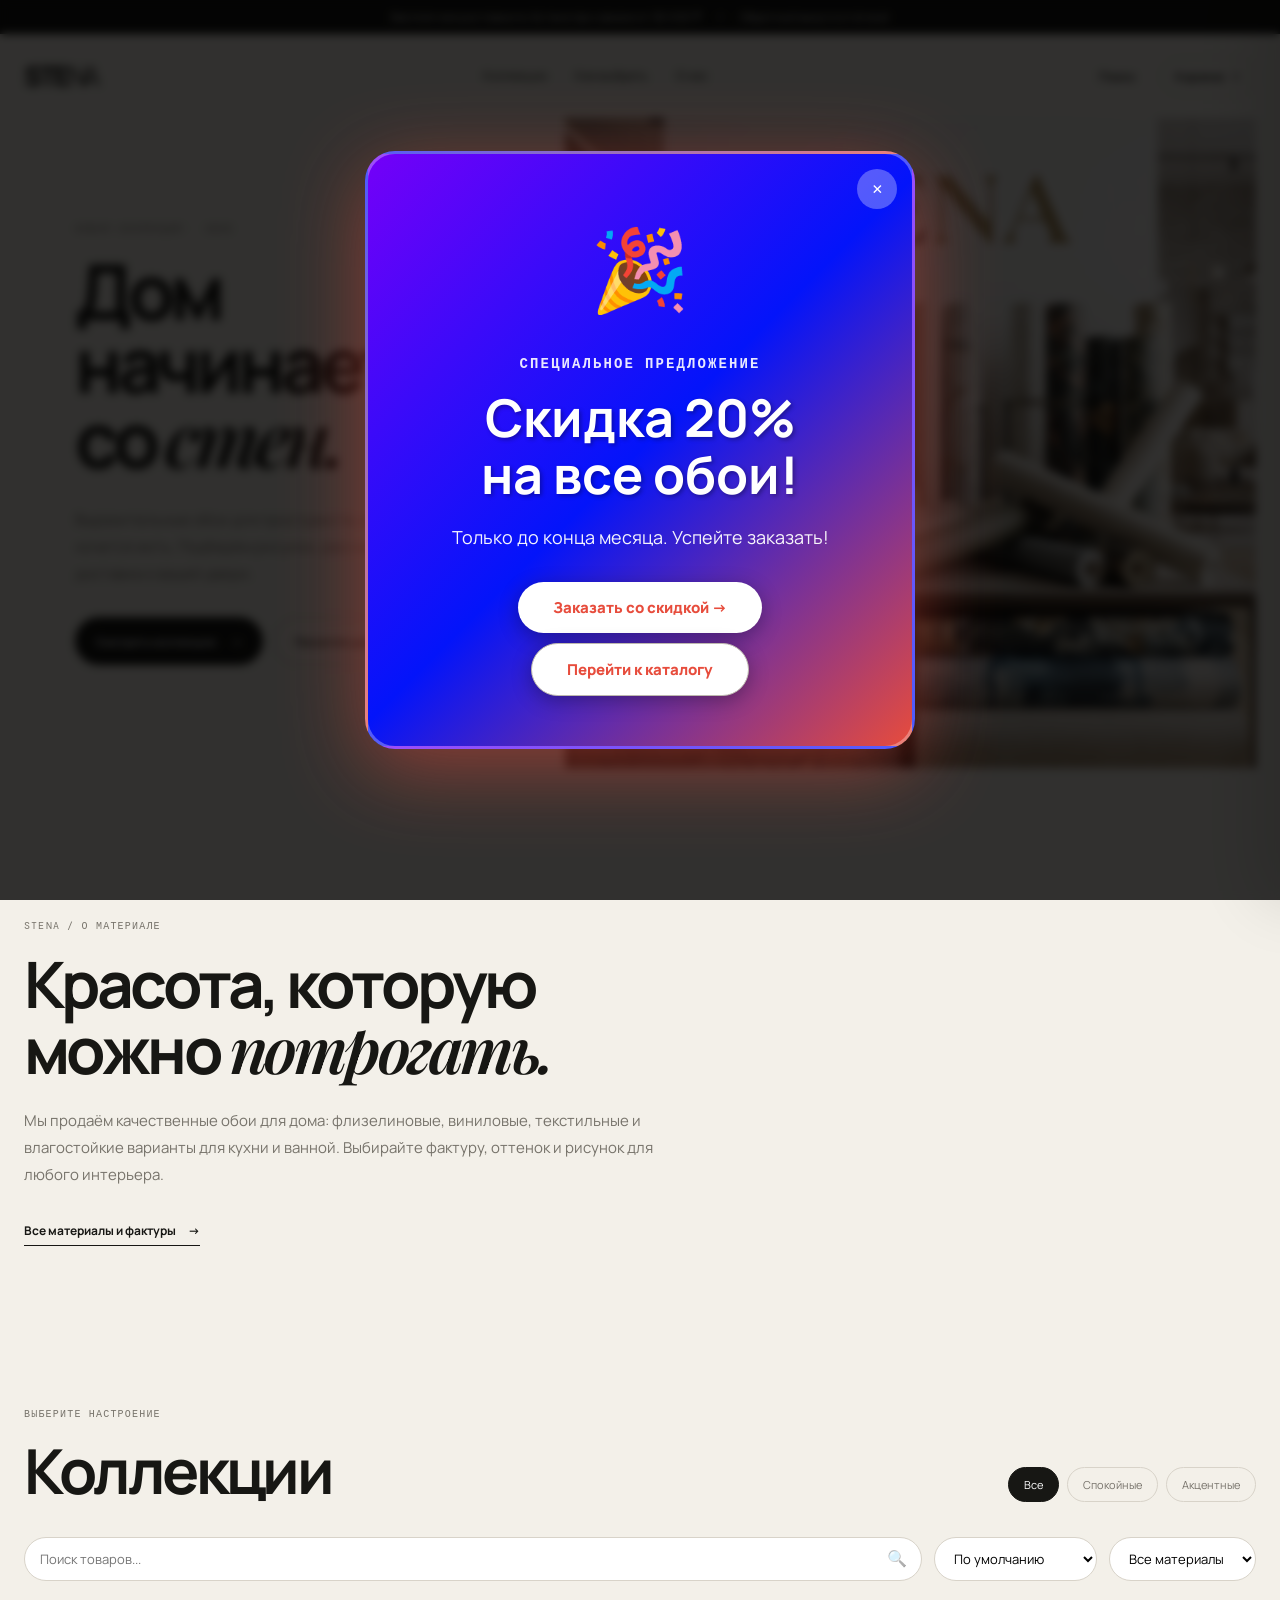
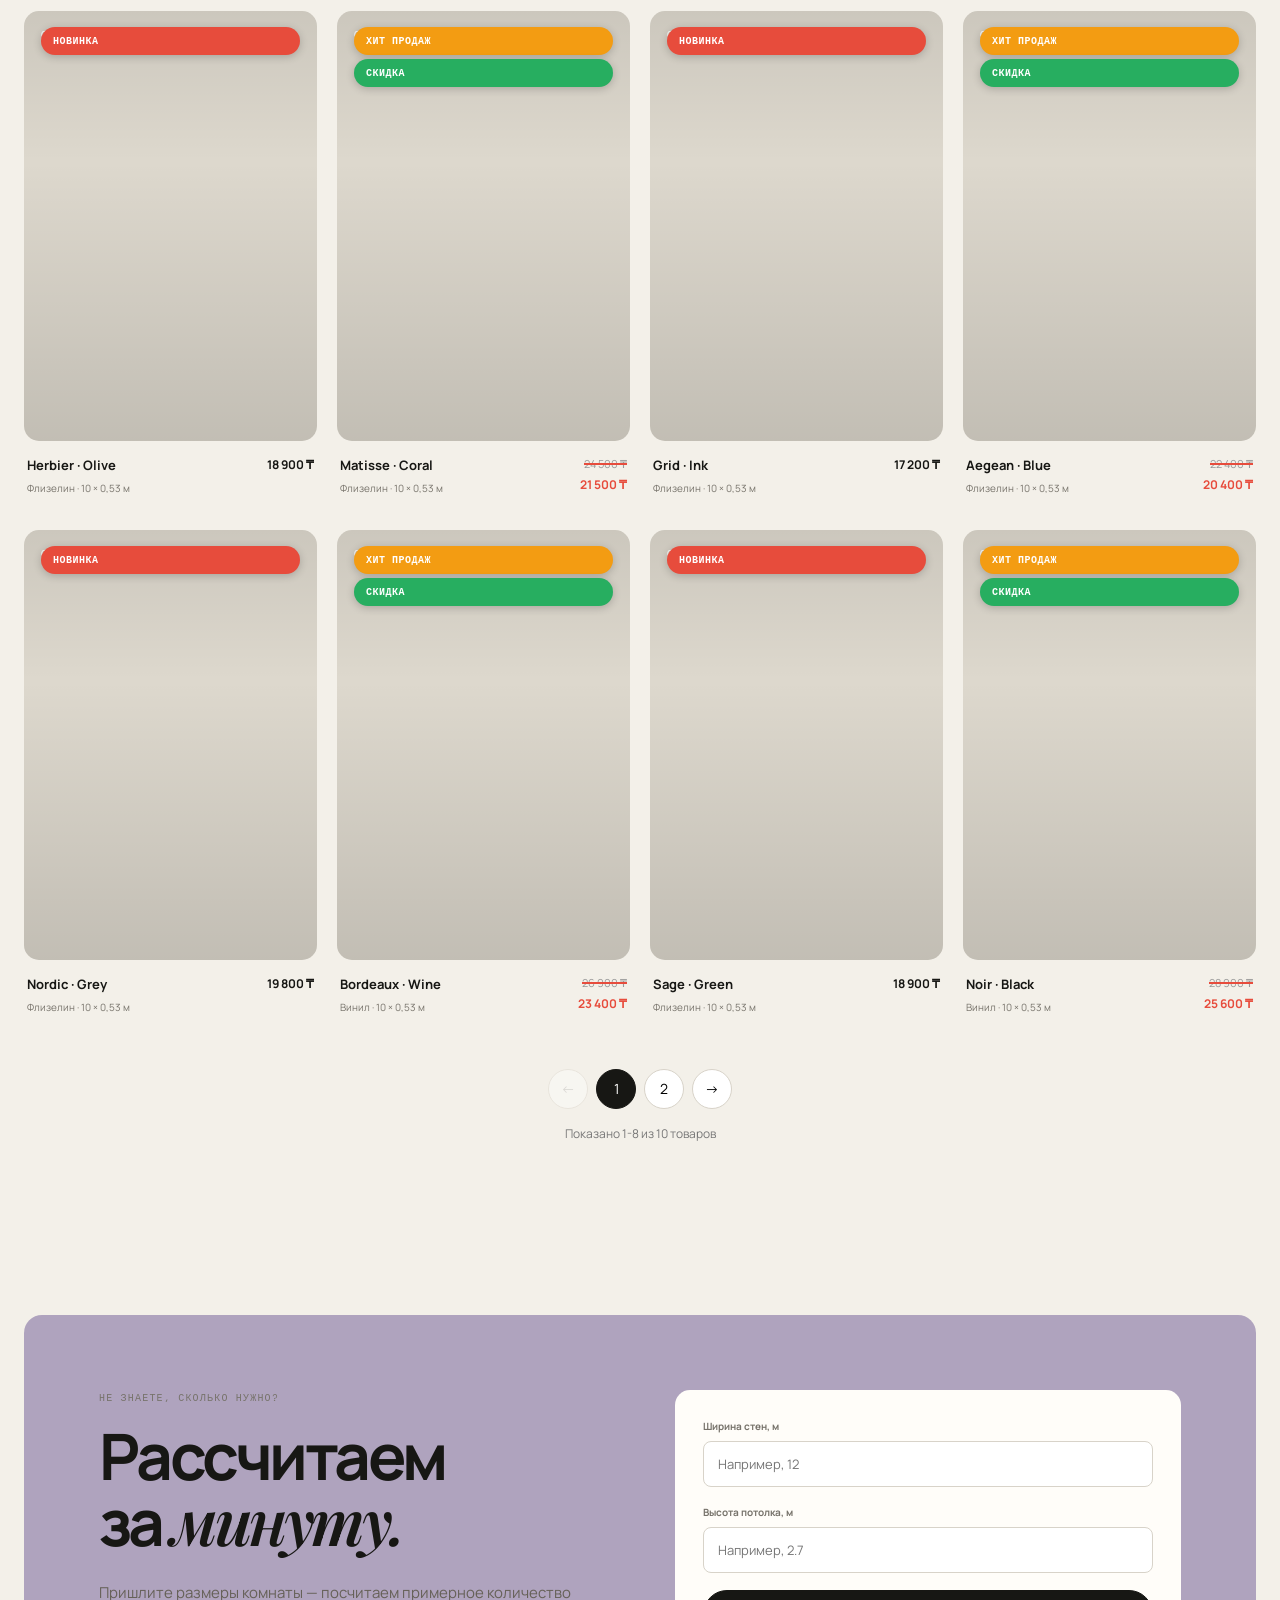
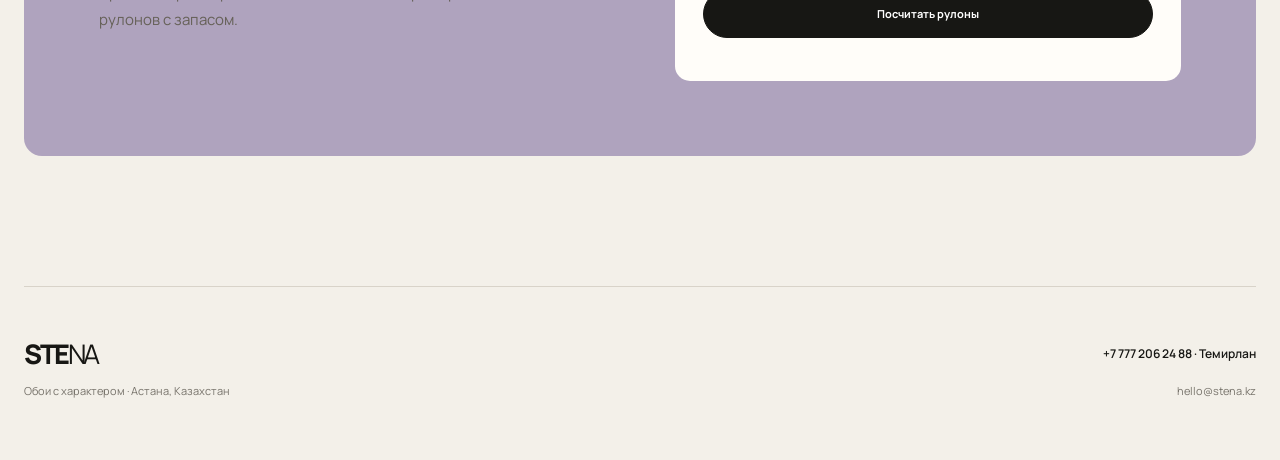
<file: index.html>
<!doctype html>
<html lang="ru">
<head>
  <meta charset="UTF-8">
  <meta name="viewport" content="width=device-width, initial-scale=1.0">

  <title>STENA — обои для дома</title>

  <link rel="preconnect" href="https://fonts.googleapis.com">
  <link rel="preconnect" href="https://fonts.gstatic.com" crossorigin>

  <link
    href="https://fonts.googleapis.com/css2?family=DM+Mono&family=Manrope:wght@400;500;600;700;800&family=Playfair+Display:ital,wght@0,600;0,700;1,600&display=swap"
    rel="stylesheet"
  >

  <link rel="stylesheet" href="styles.css">
  <link rel="stylesheet" href="hero.css">
  <link rel="stylesheet" href="responsive.css">
  <link rel="stylesheet" href="product-modal.css">

</head>

<body>

  <div class="announcement">
    Бесплатная доставка по Астане при заказе от 50 000 ₸
    <span>✦</span>
    Обратный выкуп остатков!
  </div>

  <header>

    <a class="brand" href="#top">
      STE<span>NA</span>
    </a>

    <nav aria-label="Основная навигация">
      <a href="#catalog">Коллекции</a>
      <a href="#how">Как выбрать</a>
      <a href="#about">О нас</a>
    </nav>

    <div class="header-actions">

      <button
        class="text-button"
        id="searchButton"
        type="button">
        Поиск
      </button>

      <button
        class="bag"
        id="cartButton"
        type="button"
        aria-label="Открыть корзину">

        Корзина
        <span id="cartCount">0</span>

      </button>

    </div>

  </header>


  <main id="top">

    <!-- HERO -->

    <section class="hero">

      <div class="hero-copy">

        <p class="eyebrow">
          Новая коллекция · 2026
        </p>

        <h1>
          Дом начинается<br>
          со <em>стен.</em>
        </h1>

        <p class="lead">
          Выразительные обои для пространств, в которых хочется жить.
          Подберём рисунок, рассчитаем метраж, доставим к вашей двери.
        </p>

        <div class="hero-buttons">

          <a
            class="button dark"
            href="#catalog">

            Смотреть коллекцию
            <span>→</span>

          </a>

          <a
            class="button line"
            href="#how">

            Посчитать расход рулонов

          </a>

        </div>

      </div>


      <div
        class="hero-art"
        role="img"
        aria-label="Шоурум STENA">
      </div>

    </section>


    <!-- О НАС -->

    <section
      class="intro"
      id="about">

      <p class="eyebrow">
        STENA / о материале
      </p>

      <h2>
        Красота, которую<br>
        можно <em>потрогать.</em>
      </h2>

      <p>
        Мы продаём качественные обои для дома:
        флизелиновые, виниловые, текстильные
        и влагостойкие варианты для кухни и ванной.
        Выбирайте фактуру, оттенок и рисунок
        для любого интерьера.
      </p>

      <a
        href="#catalog"
        class="underlink">

        Все материалы и фактуры
        <span>→</span>

      </a>

    </section>


    <!-- КАТАЛОГ -->

    <section
      class="catalog"
      id="catalog">

      <div class="section-head">

        <div>

          <p class="eyebrow">
            Выберите настроение
          </p>

          <h2>
            Коллекции
          </h2>

        </div>


        <div class="filters">

          <button
            class="filter active"
            type="button"
            data-filter="all">

            Все

          </button>

          <button
            class="filter"
            type="button"
            data-filter="calm">

            Спокойные

          </button>

          <button
            class="filter"
            type="button"
            data-filter="bold">

            Акцентные

          </button>

        </div>

      </div>


      <div class="products">


        <!-- ТОВАР 1 -->

        <article
          class="product"
          data-kind="calm"
          data-description="Спокойные оливковые обои с растительным рисунком. Подойдут для спальни, гостиной или кабинета."
          data-material="Флизелин"
          data-size="10 × 0,53 м">

          <div class="product-art wallpaper-garden">

            <span>
              01
            </span>

            <button
              class="quick-add"
              type="button"
              data-name="Herbier · Olive"
              data-price="18900">

              В корзину +

            </button>

          </div>


          <div class="product-info">

            <div>

              <h3>
                Herbier · Olive
              </h3>

              <p>
                Флизелин · 10 × 0,53 м
              </p>

            </div>

            <strong>
              18 900 ₸
            </strong>

          </div>

        </article>


        <!-- ТОВАР 2 -->

        <article
          class="product"
          data-kind="bold"
          data-description="Выразительные коралловые обои с современным художественным рисунком."
          data-material="Флизелин"
          data-size="10 × 0,53 м">

          <div class="product-art wallpaper-coral">

            <span>
              02
            </span>

            <button
              class="quick-add"
              type="button"
              data-name="Matisse · Coral"
              data-price="21500">

              В корзину +

            </button>

          </div>


          <div class="product-info">

            <div>

              <h3>
                Matisse · Coral
              </h3>

              <p>
                Флизелин · 10 × 0,53 м
              </p>

            </div>

            <strong>
              21 500 ₸
            </strong>

          </div>

        </article>


        <!-- ТОВАР 3 -->

        <article
          class="product"
          data-kind="calm"
          data-description="Минималистичные обои с графическим рисунком. Хорошо смотрятся в современных интерьерах."
          data-material="Флизелин"
          data-size="10 × 0,53 м">

          <div class="product-art wallpaper-grid">

            <span>
              03
            </span>

            <button
              class="quick-add"
              type="button"
              data-name="Grid · Ink"
              data-price="17200">

              В корзину +

            </button>

          </div>


          <div class="product-info">

            <div>

              <h3>
                Grid · Ink
              </h3>

              <p>
                Флизелин · 10 × 0,53 м
              </p>

            </div>

            <strong>
              17 200 ₸
            </strong>

          </div>

        </article>


        <!-- ТОВАР 4 -->

        <article
          class="product"
          data-kind="bold"
          data-description="Глубокий синий оттенок и волнообразный рисунок для создания выразительной стены."
          data-material="Флизелин"
          data-size="10 × 0,53 м">

          <div class="product-art wallpaper-wave">

            <span>
              04
            </span>

            <button
              class="quick-add"
              type="button"
              data-name="Aegean · Blue"
              data-price="20400">

              В корзину +

            </button>

          </div>


          <div class="product-info">

            <div>

              <h3>
                Aegean · Blue
              </h3>

              <p>
                Флизелин · 10 × 0,53 м
              </p>

            </div>

            <strong>
              20 400 ₸
            </strong>

          </div>

        </article>

      </div>

    </section>


    <!-- КАЛЬКУЛЯТОР -->

    <section
      class="measure"
      id="how">

      <div>

        <p class="eyebrow">
          Не знаете, сколько нужно?
        </p>

        <h2>
          Рассчитаем<br>
          за <em>минуту.</em>
        </h2>

        <p>
          Пришлите размеры комнаты — посчитаем
          примерное количество рулонов с запасом.
        </p>

      </div>


      <form
        class="calculator"
        id="calculator">

        <label>

          Ширина стен, м

          <input
            required
            type="number"
            step="0.1"
            min="1"
            name="width"
            placeholder="Например, 12">

        </label>


        <label>

          Высота потолка, м

          <input
            required
            type="number"
            step="0.1"
            min="1"
            name="height"
            placeholder="Например, 2.7">

        </label>


        <button
          class="button light"
          type="submit">

          Посчитать рулоны

        </button>


        <p
          id="calcResult"
          aria-live="polite">
        </p>

      </form>

    </section>

  </main>


  <!-- FOOTER -->

  <footer>

    <a
      class="brand"
      href="#top">

      STE<span>NA</span>

    </a>

    <p>
      Обои с характером · Астана, Казахстан
    </p>

    <p>
      +7 777 206 24 88 · Темирлан
    </p>

    <a href="mailto:hello@stena.kz">
      hello@stena.kz
    </a>

  </footer>


  <!-- КОРЗИНА -->

  <aside
    class="cart-panel"
    id="cartPanel"
    aria-hidden="true">

    <div class="cart-top">

      <h2>
        Корзина
      </h2>

      <button
        id="closeCart"
        type="button"
        aria-label="Закрыть">

        ×

      </button>

    </div>


    <div id="cartItems">

      <p class="empty">

        Здесь пока пусто.<br>
        Выберите обои из коллекции.

      </p>

    </div>


    <div class="cart-bottom">

      <div>

        <span>
          Итого
        </span>

        <strong id="cartTotal">
          0 ₸
        </strong>

      </div>


      <button
        class="button dark full"
        id="checkoutWhatsApp"
        type="button"
      >
        Оформить заказ <span>→</span>
      </button>

    </div>

  </aside>


  <div
    class="overlay"
    id="overlay">
  </div>


  <!-- ПЛАВАЮЩАЯ РЕКЛАМА -->

  <div class="floating-ad" id="floatingAd">
    <button class="floating-ad-close" aria-label="Закрыть рекламу">×</button>
    <div class="floating-ad-icon">🔥</div>
    <p class="eyebrow">Реклама</p>
    <strong>Скидка 20%!</strong>
    <p>На все обои до конца месяца</p>
    <div class="floating-ad-buttons">
      <button class="button dark small ad-order-btn" data-ad-title="Скидка 20% на все обои" data-ad-discount="🔥 -20%">Заказать →</button>
      <button class="button line small ad-catalog-btn">Каталог</button>
    </div>
  </div>


  <!-- ПОЛНОЭКРАННАЯ РЕКЛАМА -->

  <div class="fullscreen-ad" id="fullscreenAd">
    <div class="fullscreen-ad-content">
      <button class="fullscreen-ad-close" aria-label="Закрыть рекламу">×</button>
      <div class="fullscreen-ad-icon">🎉</div>
      <p class="eyebrow">Специальное предложение</p>
      <h2>Скидка 20%<br>на все обои!</h2>
      <p>Только до конца месяца. Успейте заказать!</p>
      <div class="fullscreen-ad-buttons">
        <button class="button dark ad-order-btn" data-ad-title="Скидка 20% на все обои" data-ad-discount="🔥 -20%">Заказать со скидкой →</button>
        <button class="button line ad-catalog-btn">Перейти к каталогу</button>
      </div>
    </div>
  </div>


  <script src="supabase-config.js"></script>
  <script src="public-admin.js"></script>
  <script src="public-photo.js"></script>
  <script src="supabase-sync.js"></script>
  <script src="product-modal.js"></script>
  <script src="script.js"></script>

</body>
</html>
</file>
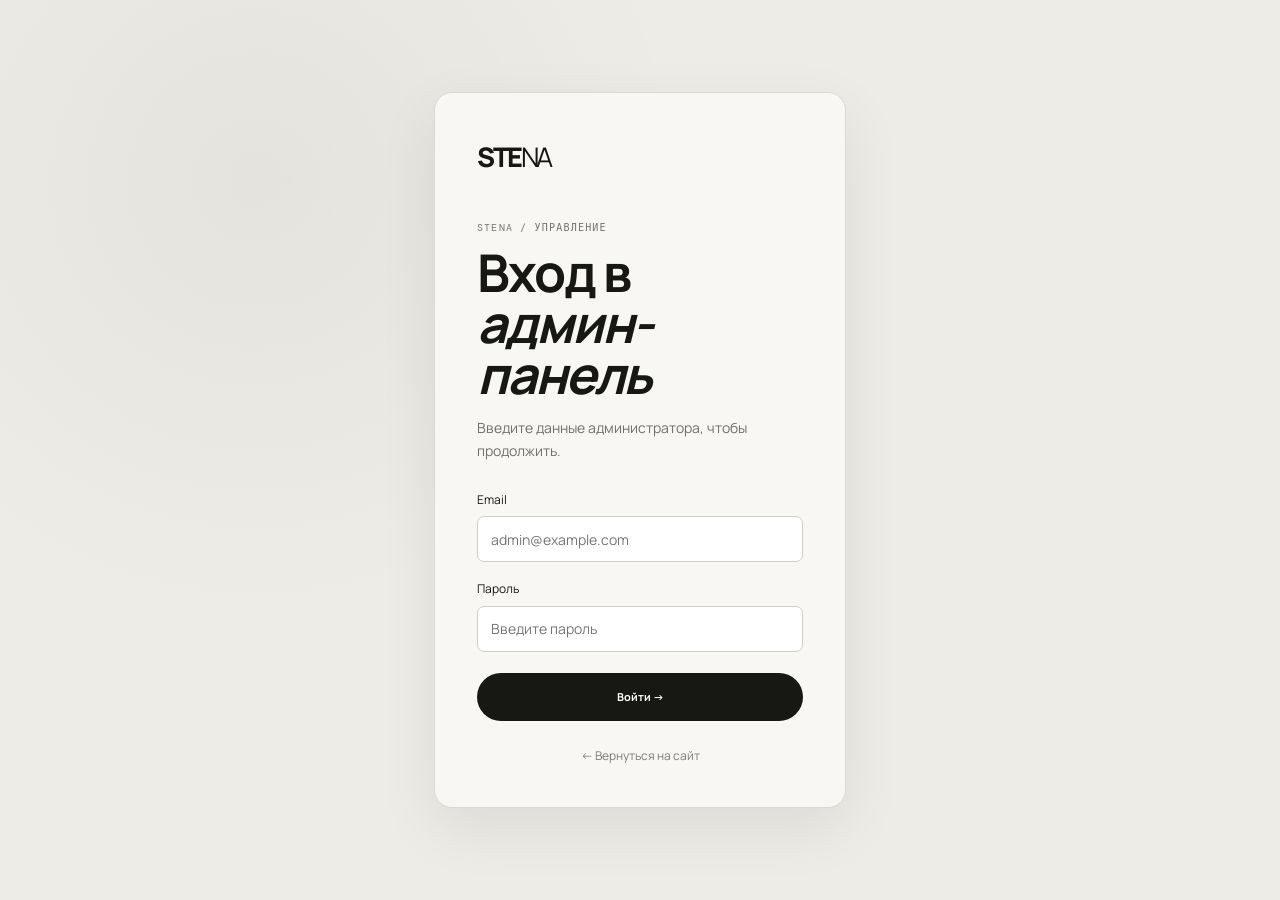
<file: admin.html>
<!doctype html>
<html lang="ru">

<head>
  <meta charset="UTF-8">

  <meta
    name="viewport"
    content="width=device-width, initial-scale=1.0"
  >

  <title>STENA — Админ-панель</title>

  <link rel="stylesheet" href="styles.css">
  <link rel="stylesheet" href="admin.css">
</head>

<body>

  <header class="admin-header">

    <a
      class="brand"
      href="index.html"
    >
      STE<span>NA</span>
    </a>

    <div class="admin-header-right">

      <span class="admin-status">
        Панель управления
      </span>

      <a
        class="button line"
        href="index.html"
      >
        К сайту →
      </a>

      <button
        class="button line"
        id="logoutButton"
        type="button"
      >
        Выйти
      </button>

    </div>

  </header>


  <main class="admin">

    <div class="admin-heading">

      <div>
        <p class="eyebrow">
          STENA / управление
        </p>

        <h1>
          Админ-<em>панель</em>
        </h1>

        <p class="admin-note">
          Управление каталогом и настройками магазина.
        </p>
      </div>

    </div>


    <!-- НАВИГАЦИЯ -->

    <nav class="admin-nav">

  <button
    class="admin-nav-item active"
    data-section="catalog"
    type="button"
  >
    Каталог
  </button>

  <button
    class="admin-nav-item"
    data-section="settings"
    type="button"
  >
    Настройки
  </button>

</nav>


    <!-- =====================
         КАТАЛОГ
    ====================== -->

    <section
      class="admin-section active"
      id="section-catalog"
    >

      <div class="section-title">

        <div>
          <p class="eyebrow">
            Магазин
          </p>

          <h2>
            Каталог товаров
          </h2>
        </div>

      </div>


      <div
        id="productEditor"
        class="product-editor"
      >
      </div>


      <div class="catalog-actions">

        <button
          class="button dark"
          id="addProduct"
          type="button"
        >
          Добавить товар +
        </button>

        <button
          class="button dark"
          id="saveProducts"
          type="button"
        >
          Сохранить каталог →
      </button>

</div>

    </section>

    
    <!-- =====================
         НАСТРОЙКИ
    ====================== -->

    <section
      class="admin-section"
      id="section-settings"
    >

      <div class="section-title">

        <div>
          <p class="eyebrow">
            STENA
          </p>

          <h2>
            Настройки магазина
          </h2>
        </div>

      </div>


      <form
        class="settings-form"
        id="settingsForm"
      >

        <div class="settings-card">

          <h3>
            Основная информация
          </h3>


          <label>

            <span>
              Город
            </span>

            <input
              type="text"
              name="city"
              required
            >

          </label>


          <label>

            <span>
              Текст доставки
            </span>

            <input
              type="text"
              name="announcement"
              required
            >

          </label>


          <label>

            <span>
              Телефон WhatsApp для заявок
            </span>

            <input
              type="tel"
              name="whatsapp"
              placeholder="+7 777 123 45 67"
              required
            >

          </label>


          <button
            class="button dark"
            type="submit"
          >
            Сохранить настройки →
          </button>

        </div>

      </form>

    </section>


    <!-- СБРОС -->

    <button
      class="reset"
      id="reset"
      type="button"
    >
      Сбросить данные магазина
    </button>

  </main>


  <script src="supabase-config.js"></script>
  <script src="admin-auth.js"></script>
  <script src="admin.js"></script>

</body>

</html>
</file>
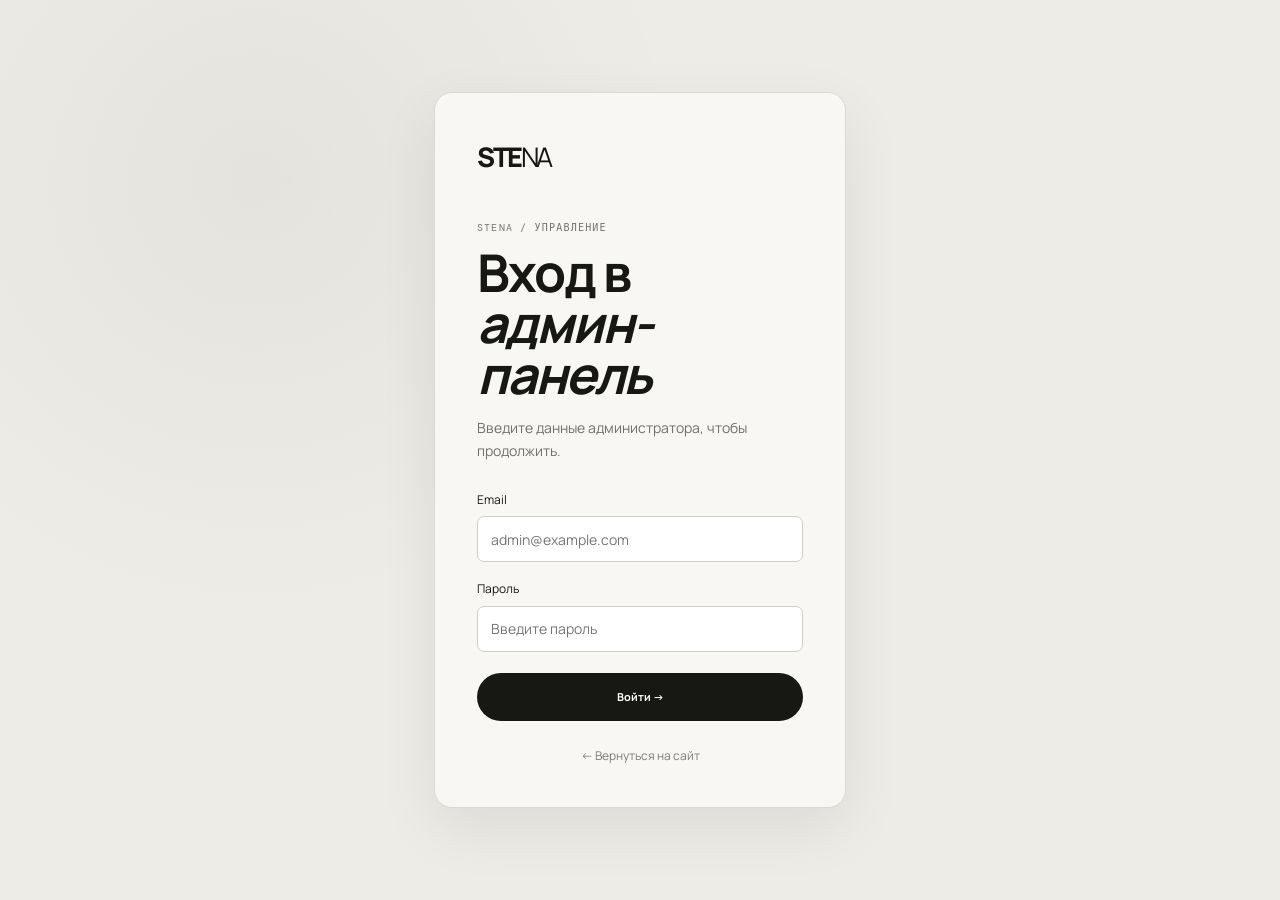
<file: login.html>
<!doctype html>
<html lang="ru">
<head>
  <meta charset="UTF-8">

  <meta
    name="viewport"
    content="width=device-width, initial-scale=1.0"
  >

  <title>STENA — Вход</title>

  <link rel="stylesheet" href="styles.css">
  <link rel="stylesheet" href="login.css">
</head>

<body class="login-page">

  <main class="login-container">

    <div class="login-card">

      <a
        class="brand login-brand"
        href="index.html"
      >
        STE<span>NA</span>
      </a>

      <p class="eyebrow">
        STENA / управление
      </p>

      <h1>
        Вход в<br>
        <em>админ-панель</em>
      </h1>

      <p class="login-description">
        Введите данные администратора,
        чтобы продолжить.
      </p>


      <form id="loginForm">

        <label>
          Email

          <input
            id="loginEmail"
            type="email"
            autocomplete="email"
            placeholder="admin@example.com"
            required
          >
        </label>


        <label>
          Пароль

          <input
            id="loginPassword"
            type="password"
            autocomplete="current-password"
            placeholder="Введите пароль"
            required
          >
        </label>


        <button
          class="button dark login-button"
          type="submit"
        >
          Войти →
        </button>

        <p
          id="loginError"
          class="login-error"
          hidden
        ></p>

      </form>


      <a
        class="back-to-site"
        href="index.html"
      >
        ← Вернуться на сайт
      </a>

    </div>

  </main>


  <script src="supabase-config.js"></script>
  <script src="auth.js"></script>

</body>
</html>
</file>
<file: styles.css>
@import url('https://fonts.googleapis.com/css2?family=DM+Mono&family=Manrope:wght@400;500;600;700;800&family=Playfair+Display:ital,wght@0,600;0,700;1,600&display=swap');

:root {
  --bg: #f3f0e9;
  --surface: #ebe7de;
  --white: #fffdf9;
  --text: #171714;
  --muted: #77736b;
  --line: #d8d3c9;
  --dark: #171714;
  --max: 1380px;
  --radius: 18px;
}

* {
  box-sizing: border-box;
}

html {
  scroll-behavior: smooth;
}

body {
  margin: 0;
  background: var(--bg);
  color: var(--text);
  font-family: 'Manrope', sans-serif;
  font-size: 15px;
  line-height: 1.6;
}

body,
button,
input,
select {
  font-family: 'Manrope', sans-serif;
}

a {
  color: inherit;
  text-decoration: none;
}

button {
  border: 0;
}

.announcement {
  min-height: 34px;
  padding: 8px 20px;
  background: var(--dark);
  color: #fff;
  text-align: center;
  font-size: 11px;
  letter-spacing: .04em;
}

.announcement span {
  margin: 0 12px;
  opacity: .5;
}

/* =========================
   HEADER
========================= */

header {
  position: relative;
  z-index: 20;

  width: min(var(--max), calc(100% - 48px));
  min-height: 84px;
  margin: 0 auto;

  display: flex;
  align-items: center;
  justify-content: space-between;
  gap: 30px;
}

.brand {
  display: inline-block;
  font-size: 27px;
  font-weight: 800;
  letter-spacing: -.08em;
}

.brand span {
  font-weight: 400;
}

nav {
  display: flex;
  align-items: center;
  gap: 28px;
}

nav a {
  position: relative;
  font-size: 12px;
  font-weight: 600;
  color: #4f4b44;
}

nav a::after {
  content: '';
  position: absolute;
  left: 0;
  bottom: -5px;

  width: 0;
  height: 1px;

  background: currentColor;

  transition: width .25s ease;
}

nav a:hover::after {
  width: 100%;
}

.header-actions {
  display: flex;
  align-items: center;
  gap: 18px;
}

.text-button,
.bag {
  background: transparent;
  color: var(--text);
  cursor: pointer;
  font-size: 12px;
  font-weight: 600;
}

.bag {
  padding: 10px 15px;
  border: 1px solid var(--line);
  border-radius: 999px;
}

.bag span {
  margin-left: 6px;
  opacity: .55;
}

/* =========================
   MAIN
========================= */

main {
  width: min(var(--max), calc(100% - 48px));
  margin: 0 auto;
}

/* =========================
   TEXT
========================= */

.eyebrow {
  margin: 0 0 18px;

  color: var(--muted);

  font-family: 'DM Mono', monospace;
  font-size: 10px;
  text-transform: uppercase;
  letter-spacing: .12em;
}

h1,
h2,
h3,
p {
  overflow-wrap: break-word;
}

/* =========================
   HERO
========================= */

.hero {
  min-height: 650px;

  display: grid;
  grid-template-columns: .85fr 1.15fr;
  gap: 30px;
  align-items: stretch;
}

.hero-copy {
  min-height: 600px;

  padding:
    clamp(50px, 7vw, 105px)
    clamp(20px, 4vw, 60px);

  display: flex;
  flex-direction: column;
  justify-content: center;
}

.hero h1 {
  max-width: 600px;
  margin: 0;

  font-size: clamp(48px, 6vw, 88px);
  line-height: .95;
  letter-spacing: -.065em;
  font-weight: 700;
}

.hero h1 em,
h2 em {
  font-family: 'Playfair Display', serif;
  font-weight: 600;
}

.lead {
  max-width: 480px;
  margin: 30px 0;

  color: var(--muted);

  font-size: 15px;
  line-height: 1.8;
}

.hero-buttons {
  display: flex;
  flex-wrap: wrap;
  gap: 10px;
}

.button {
  min-height: 48px;

  padding: 0 21px;

  display: inline-flex;
  align-items: center;
  justify-content: center;
  gap: 15px;

  border-radius: 999px;

  font-size: 11px;
  font-weight: 700;

  cursor: pointer;

  transition:
    transform .2s ease,
    opacity .2s ease,
    background .2s ease;
}

.button:hover {
  transform: translateY(-2px);
}

.button.dark {
  background: var(--dark);
  color: white;
}

.button.line {
  border: 1px solid #bdb8ae;
  background: transparent;
}

.button.light {
  background: #171714;
  color: #fff;
  border: 1px solid #171714;
}

.button.light:hover {
  background: #2b2b27;
  color: #fff;
}

.button.full {
  width: 100%;
}

.button.small {
  min-height: 40px;
  padding: 0 15px;
  font-size: 10px;
}

/* =========================
   INTRO
========================= */

.intro {
  max-width: 850px;
  padding: 150px 0 130px;
}

.intro h2,
.measure h2 {
  margin: 0 0 25px;

  font-size: clamp(42px, 5vw, 70px);
  line-height: 1;
  letter-spacing: -.055em;
}

.intro > p:not(.eyebrow) {
  max-width: 630px;
  margin-bottom: 30px;

  color: var(--muted);

  line-height: 1.8;
}

.underlink {
  display: inline-flex;
  gap: 12px;

  padding-bottom: 5px;

  border-bottom: 1px solid var(--text);

  font-size: 12px;
  font-weight: 700;
}

/* =========================
   CATALOG
========================= */

.catalog {
  padding: 30px 0 130px;
}

.section-head {
  margin-bottom: 35px;

  display: flex;
  justify-content: space-between;
  align-items: end;

  gap: 30px;
}

.section-head h2 {
  margin: 0;

  font-size: clamp(38px, 5vw, 62px);
  line-height: 1;
  letter-spacing: -.055em;
}

.filters {
  display: flex;
  gap: 8px;
}

.filter {
  padding: 9px 15px;

  border: 1px solid var(--line);
  border-radius: 999px;

  background: transparent;
  color: var(--muted);

  cursor: pointer;

  font-size: 11px;
}

.filter.active,
.filter:hover {
  background: var(--dark);
  color: white;
  border-color: var(--dark);
}

/* =========================
   PRODUCTS
========================= */

.products {
  display: grid;
  grid-template-columns: repeat(4, minmax(0, 1fr));
  gap: 20px;
}

.product {
  min-width: 0;
}

.product-art {
  position: relative;

  min-height: 430px;

  overflow: hidden;

  border-radius: 15px;

  background: #ddd8cd;
}

.product-art::after {
  content: '';

  position: absolute;
  inset: 0;

  background:
    linear-gradient(
      to bottom,
      rgba(0, 0, 0, .08),
      transparent 35%,
      rgba(0, 0, 0, .12)
    );

  pointer-events: none;
}

.product-art > span {
  position: absolute;
  z-index: 3;

  top: 16px;
  left: 17px;

  font-family: 'DM Mono', monospace;
  font-size: 10px;

  color: white;
}

.product-cloud-photo {
  position: absolute;

  inset: 0;

  width: 100%;
  height: 100%;

  object-fit: cover;

  display: block;

  z-index: 1;
}

.product-art > .quick-add {
  position: absolute;
  z-index: 4;

  right: 14px;
  bottom: 14px;

  padding: 10px 14px;

  border-radius: 999px;

  background: rgba(255, 255, 255, .94);
  color: var(--text);

  cursor: pointer;

  font-size: 10px;
  font-weight: 700;

  opacity: 0;
  transform: translateY(8px);

  transition: .25s ease;
}

.product-art:hover > .quick-add {
  opacity: 1;
  transform: translateY(0);
}

.product-info {
  padding: 14px 3px;

  display: flex;
  align-items: flex-start;
  justify-content: space-between;

  gap: 15px;
}

.product-info h3 {
  margin: 0 0 4px;

  font-size: 13px;
  font-weight: 700;
}

.product-info p {
  margin: 0;

  color: var(--muted);

  font-size: 10px;
}

.product-info strong {
  white-space: nowrap;

  font-size: 12px;
}

/* =========================
   MEASURE
========================= */

.measure {
  margin: 30px 0 130px;

  padding: clamp(35px, 6vw, 75px);

  display: grid;
  grid-template-columns: 1fr 1fr;

  gap: 70px;

  border-radius: var(--radius);

  background: #afa3be;
}

.measure p:not(.eyebrow) {
  max-width: 500px;

  color: #666158;

  line-height: 1.8;
}

.calculator {
  align-self: center;

  padding: 28px;

  border-radius: 15px;

  background: var(--white);
}

.calculator label {
  display: block;

  margin-bottom: 17px;

  color: var(--muted);

  font-size: 10px;
  font-weight: 700;
}

.calculator input {
  display: block;

  width: 100%;
  height: 46px;

  margin-top: 7px;

  padding: 0 14px;

  border: 1px solid var(--line);
  border-radius: 8px;

  outline: none;

  background: #fff;

  font-size: 13px;
}

.calculator input:focus {
  border-color: #77736b;
}

.calculator .button {
  width: 100%;
}

#calcResult {
  margin: 15px 0 0;

  font-size: 12px;
  font-weight: 700;
}

/* =========================
   FOOTER
========================= */

footer {
  width: min(var(--max), calc(100% - 48px));

  margin: 0 auto;

  padding: 45px 0 60px;

  border-top: 1px solid var(--line);

  display: grid;

  grid-template-columns: minmax(0, 1fr) auto;

  grid-template-rows: auto auto;

  column-gap: 80px;
  row-gap: 7px;

  align-items: center;
}

footer .brand {
  grid-column: 1;
  grid-row: 1;

  justify-self: start;

  font-size: 27px;
}

footer p:first-of-type {
  grid-column: 1;
  grid-row: 2;

  margin: 0;

  color: var(--muted);

  font-size: 11px;
}

footer p:nth-of-type(2) {
  grid-column: 2;
  grid-row: 1;

  margin: 0;

  color: var(--text);

  font-size: 12px;
  font-weight: 600;

  text-align: right;
}

footer a:last-child {
  grid-column: 2;
  grid-row: 2;

  justify-self: end;

  color: var(--muted);

  font-size: 11px;

  text-align: right;
}

/* =========================
   CART
========================= */

.cart-panel {
  position: fixed;

  z-index: 100;

  top: 0;
  right: 0;

  width: min(440px, 100%);
  height: 100vh;

  padding: 28px;

  background: var(--white);

  box-shadow: -20px 0 60px rgba(0, 0, 0, .12);

  transform: translateX(100%);

  transition: transform .3s ease;

  display: flex;
  flex-direction: column;
}

.cart-panel.open,
.cart-panel[aria-hidden="false"] {
  transform: translateX(0);
}

.cart-top {
  display: flex;

  justify-content: space-between;
  align-items: center;
}

.cart-top h2 {
  margin: 0;

  font-size: 24px;
}

.cart-top button {
  width: 38px;
  height: 38px;

  border-radius: 50%;

  background: var(--surface);

  font-size: 23px;

  cursor: pointer;
}

#cartItems {
  flex: 1;

  padding: 30px 0;

  overflow: auto;
}

.empty {
  color: var(--muted);

  font-size: 12px;
}

.cart-bottom {
  padding-top: 20px;

  border-top: 1px solid var(--line);
}

.cart-bottom > div {
  margin-bottom: 18px;

  display: flex;
  justify-content: space-between;
}

.cart-bottom span {
  color: var(--muted);

  font-size: 12px;
}

.full {
  width: 100%;
}

.overlay {
  position: fixed;

  z-index: 90;

  inset: 0;

  background: rgba(20, 20, 18, .35);

  opacity: 0;

  pointer-events: none;

  transition: opacity .3s ease;
}

.overlay.active {
  opacity: 1;

  pointer-events: auto;
}

/* =========================
   ПЛАВАЮЩАЯ КОРЗИНА
========================= */

#floatingCartSlot {
  position: fixed;

  right: 24px;
  bottom: 24px;

  z-index: 80;

  pointer-events: none;
}

#floatingCartSlot #cartButton {
  pointer-events: auto;

  background: var(--white);
  color: var(--text);

  border: 1px solid var(--line);
  border-radius: 999px;

  box-shadow: 0 8px 25px rgba(0, 0, 0, .12);
}

/* =========================
   РЕКЛАМНЫЙ БАННЕР
========================= */

.ad-banner {
  position: relative;
  margin: 50px auto;
  max-width: 1000px;
  padding: 50px 40px;
  background: linear-gradient(135deg, #ff6b35, #f7931e, #e74c3c);
  border-radius: 24px;
  color: white;
  text-align: center;
  overflow: hidden;
  box-shadow: 0 15px 50px rgba(255, 107, 53, 0.3);
  border: 3px solid rgba(255, 255, 255, 0.3);
}

.ad-banner::before {
  content: '';
  position: absolute;
  top: -50%;
  left: -50%;
  width: 200%;
  height: 200%;
  background: radial-gradient(circle, rgba(255,255,255,0.1) 0%, transparent 60%);
  animation: ad-shine 3s ease-in-out infinite;
}

@keyframes ad-shine {
  0%, 100% {
    transform: translate(0, 0);
  }
  50% {
    transform: translate(10%, 10%);
  }
}

.ad-badge {
  position: absolute;
  top: 20px;
  left: 20px;
  background: #ffd700;
  color: #171714;
  font-size: 14px;
  font-weight: 800;
  padding: 8px 16px;
  border-radius: 999px;
  transform: rotate(-15deg);
  box-shadow: 0 4px 15px rgba(0, 0, 0, 0.2);
  animation: badge-pulse 1.5s ease-in-out infinite;
}

@keyframes badge-pulse {
  0%, 100% {
    transform: rotate(-15deg) scale(1);
  }
  50% {
    transform: rotate(-15deg) scale(1.1);
  }
}

.ad-banner .eyebrow {
  color: rgba(255, 255, 255, 0.9);
  font-size: 12px;
  font-weight: 700;
  letter-spacing: 0.15em;
}

.ad-banner h3 {
  margin: 0 0 15px;
  font-size: 42px;
  line-height: 1.2;
  font-weight: 800;
  text-shadow: 2px 2px 4px rgba(0, 0, 0, 0.2);
}

.ad-banner p {
  margin: 0 0 25px;
  font-size: 18px;
  opacity: 0.95;
}

.ad-banner .button {
  background: white;
  color: #e74c3c;
  font-weight: 800;
  padding: 14px 30px;
  font-size: 14px;
  box-shadow: 0 5px 20px rgba(0, 0, 0, 0.2);
  border: none;
}

.ad-banner .button:hover {
  transform: translateY(-3px) scale(1.05);
  box-shadow: 0 8px 25px rgba(0, 0, 0, 0.3);
}

.ad-buttons {
  display: flex;
  gap: 10px;
  justify-content: center;
  flex-wrap: wrap;
}

.ad-buttons .button {
  margin: 0;
}

.ad-close {
  position: absolute;
  top: 15px;
  right: 15px;
  width: 35px;
  height: 35px;
  border: none;
  border-radius: 50%;
  background: rgba(255, 255, 255, 0.3);
  color: white;
  font-size: 20px;
  cursor: pointer;
  transition: all 0.2s;
  z-index: 2;
}

.ad-close:hover {
  background: rgba(255, 255, 255, 0.5);
  transform: scale(1.1);
}

/* =========================
   ПЛАВАЮЩАЯ РЕКЛАМА
========================= */

.floating-ad {
  position: fixed;
  bottom: 20px;
  left: 20px;
  width: 300px;
  padding: 25px;
  background: linear-gradient(135deg, #7702fc, #9c03f5);
  border-radius: 20px;
  color: white;
  box-shadow: 0 10px 40px rgba(231, 76, 60, 0.4);
  z-index: 95;
  display: none;
  border: 2px solid rgba(255, 255, 255, 0.3);
}

.floating-ad.show {
  display: block;
  animation: floatIn 0.5s ease, floatPulse 2s ease-in-out infinite 0.5s;
}

@keyframes floatIn {
  from {
    opacity: 0;
    transform: translateY(30px) scale(0.9);
  }
  to {
    opacity: 1;
    transform: translateY(0) scale(1);
  }
}

@keyframes floatPulse {
  0%, 100% {
    box-shadow: 0 10px 40px rgba(231, 76, 60, 0.4);
  }
  50% {
    box-shadow: 0 10px 60px rgba(231, 76, 60, 0.7);
  }
}

.floating-ad-icon {
  position: absolute;
  top: -15px;
  right: -15px;
  width: 50px;
  height: 50px;
  background: #ffd700;
  border-radius: 50%;
  display: flex;
  align-items: center;
  justify-content: center;
  font-size: 24px;
  box-shadow: 0 5px 15px rgba(0, 0, 0, 0.2);
  animation: iconBounce 1s ease-in-out infinite;
}

@keyframes iconBounce {
  0%, 100% {
    transform: scale(1) rotate(0deg);
  }
  50% {
    transform: scale(1.1) rotate(10deg);
  }
}

.floating-ad .eyebrow {
  color: rgba(255, 255, 255, 0.9);
  font-size: 10px;
  margin-bottom: 10px;
}

.floating-ad strong {
  display: block;
  font-size: 24px;
  margin-bottom: 8px;
  text-shadow: 2px 2px 4px rgba(0, 0, 0, 0.2);
}

.floating-ad p {
  margin: 0 0 18px;
  font-size: 14px;
  opacity: 0.95;
}

.floating-ad .button {
  background: white;
  color: #e74c3c;
  font-weight: 800;
  padding: 12px;
  font-size: 13px;
  box-shadow: 0 5px 15px rgba(0, 0, 0, 0.2);
}

.floating-ad-buttons {
  display: flex;
  gap: 8px;
  margin-top: 15px;
}

.floating-ad-buttons .button {
  flex: 1;
  padding: 10px;
  font-size: 11px;
}

.floating-ad-close {
  position: absolute;
  top: 10px;
  right: 10px;
  width: 30px;
  height: 30px;
  border: none;
  border-radius: 50%;
  background: rgba(255, 255, 255, 0.3);
  color: white;
  font-size: 18px;
  cursor: pointer;
  z-index: 2;
}

.floating-ad-close:hover {
  background: rgba(255, 255, 255, 0.5);
}

/* =========================
   ПОЛНОЭКРАННАЯ РЕКЛАМА
========================= */

.fullscreen-ad {
  position: fixed;
  inset: 0;
  background: rgba(0, 0, 0, 0.8);
  backdrop-filter: blur(5px);
  display: flex;
  align-items: center;
  justify-content: center;
  z-index: 1000;
  opacity: 0;
  visibility: hidden;
  transition: 0.3s;
}

.fullscreen-ad.show {
  opacity: 1;
  visibility: visible;
}

.fullscreen-ad-content {
  position: relative;
  max-width: 550px;
  width: 90%;
  padding: 50px;
  background: linear-gradient(135deg, #7400f8, #0314fa, #e74c3c);
  border-radius: 30px;
  text-align: center;
  color: white;
  box-shadow: 0 20px 80px rgba(231, 76, 60, 0.5);
  border: 3px solid rgba(255, 255, 255, 0.3);
}

.fullscreen-ad-icon {
  font-size: 80px;
  margin-bottom: 20px;
  animation: iconPulse 1.5s ease-in-out infinite;
}

@keyframes iconPulse {
  0%, 100% {
    transform: scale(1) rotate(0deg);
  }
  50% {
    transform: scale(1.2) rotate(10deg);
  }
}

.fullscreen-ad-content .eyebrow {
  color: rgba(255, 255, 255, 0.9);
  font-size: 14px;
  font-weight: 700;
  letter-spacing: 0.15em;
  margin-bottom: 15px;
}

.fullscreen-ad-content h2 {
  font-size: 52px;
  line-height: 1.1;
  margin: 10px 0 20px;
  text-shadow: 2px 2px 4px rgba(0, 0, 0, 0.3);
}

.fullscreen-ad-content p:not(.eyebrow) {
  margin: 15px 0 30px;
  font-size: 18px;
  opacity: 0.95;
}

.fullscreen-ad-content .button {
  background: white;
  color: #e74c3c;
  font-weight: 800;
  padding: 15px 35px;
  font-size: 15px;
  box-shadow: 0 5px 20px rgba(0, 0, 0, 0.3);
}

.fullscreen-ad-buttons {
  display: flex;
  gap: 10px;
  justify-content: center;
  flex-wrap: wrap;
}

.fullscreen-ad-buttons .button {
  margin: 0;
}

.fullscreen-ad-close {
  position: absolute;
  top: 15px;
  right: 15px;
  width: 40px;
  height: 40px;
  border: none;
  border-radius: 50%;
  background: rgba(255, 255, 255, 0.3);
  color: white;
  font-size: 22px;
  cursor: pointer;
  transition: all 0.2s;
}

.fullscreen-ad-close:hover {
  background: rgba(255, 255, 255, 0.5);
  transform: scale(1.1);
}

/* =========================
   МОДАЛЬНОЕ ОКНО ЗАКАЗА РЕКЛАМЫ
========================= */

.ad-order-modal-backdrop {
  position: fixed;
  inset: 0;
  background: rgba(0, 0, 0, 0.7);
  backdrop-filter: blur(5px);
  display: flex;
  align-items: center;
  justify-content: center;
  z-index: 1100;
  opacity: 0;
  visibility: hidden;
  transition: 0.3s;
}

.ad-order-modal-backdrop.show {
  opacity: 1;
  visibility: visible;
}

.ad-order-modal {
  position: relative;
  max-width: 450px;
  width: 90%;
  padding: 40px;
  background: white;
  border-radius: 20px;
  box-shadow: 0 20px 60px rgba(0, 0, 0, 0.3);
  transform: scale(0.9);
  transition: transform 0.3s;
}

.ad-order-modal-backdrop.show .ad-order-modal {
  transform: scale(1);
}

.ad-order-modal-close {
  position: absolute;
  top: 15px;
  right: 15px;
  width: 35px;
  height: 35px;
  border: none;
  border-radius: 50%;
  background: #f0ede6;
  font-size: 20px;
  cursor: pointer;
  transition: all 0.2s;
}

.ad-order-modal-close:hover {
  background: #e0dcd4;
  transform: scale(1.1);
}

.ad-order-modal-content .eyebrow {
  margin-bottom: 10px;
}

.ad-order-modal-content h2 {
  margin: 0 0 15px;
  font-size: 32px;
  line-height: 1.2;
}

.ad-order-discount {
  display: inline-block;
  background: linear-gradient(135deg, #ff6b35, #e74c3c);
  color: white;
  font-size: 18px;
  font-weight: 800;
  padding: 8px 20px;
  border-radius: 999px;
  margin-bottom: 20px;
  box-shadow: 0 5px 15px rgba(231, 76, 60, 0.3);
  animation: discountPulse 1.5s ease-in-out infinite;
}

@keyframes discountPulse {
  0%, 100% {
    transform: scale(1);
  }
  50% {
    transform: scale(1.05);
  }
}

.ad-order-description {
  margin: 0 0 25px;
  font-size: 14px;
  color: #777;
  line-height: 1.6;
}

#adOrderForm {
  display: grid;
  gap: 12px;
}

#adOrderForm input {
  width: 100%;
  height: 46px;
  padding: 0 14px;
  border: 1px solid #d8d3c9;
  border-radius: 10px;
  font-family: inherit;
  font-size: 14px;
  outline: none;
  transition: border-color 0.2s;
}

#adOrderForm input:focus {
  border-color: #171714;
}

/* =========================
   НОВИНКА / ХИТ / СКИДКА (бейджи на товарах)
========================= */

.product-badge {
  position: absolute;
  top: 16px;
  right: 17px;
  padding: 6px 12px;
  border-radius: 999px;
  font-size: 11px;
  font-weight: 700;
  z-index: 4;
  text-transform: uppercase;
  letter-spacing: 0.5px;
  box-shadow: 0 2px 8px rgba(0, 0, 0, 0.2);
  white-space: nowrap;
}

.product-badge.badge-new {
  background: #e74c3c;
  color: white;
}

.product-badge.badge-hit {
  background: #f39c12;
  color: white;
}

.product-badge.badge-sale {
  background: #27ae60;
  color: white;
}

.product-art .product-badge + .product-badge {
  top: 48px;
}

.product-art .product-badge + .product-badge + .product-badge {
  top: 80px;
}

/* =========================
   ЦЕНА СО СКИДКОЙ
========================= */

.price-block {
  display: flex;
  flex-direction: column;
  align-items: flex-end;
  gap: 2px;
}

.old-price {
  font-size: 11px;
  color: #999;
  text-decoration: line-through;
  text-decoration-color: #e74c3c;
  text-decoration-thickness: 2px;
}

.new-price {
  font-size: 14px;
  color: #e74c3c;
}

/* =========================
   ПОИСК И ФИЛЬТРЫ
========================= */

.search-filter-bar {
  display: flex;
  gap: 12px;
  margin-bottom: 30px;
  flex-wrap: wrap;
  align-items: center;
}

.search-box {
  position: relative;
  flex: 1;
  min-width: 200px;
}

.search-box input {
  width: 100%;
  height: 44px;
  padding: 0 40px 0 15px;
  border: 1px solid #d8d3c9;
  border-radius: 999px;
  background: white;
  font-family: inherit;
  font-size: 13px;
  outline: none;
  transition: border-color 0.2s;
}

.search-box input:focus {
  border-color: #171714;
}

.search-icon {
  position: absolute;
  right: 15px;
  top: 50%;
  transform: translateY(-50%);
  font-size: 16px;
  opacity: 0.5;
  pointer-events: none;
}

.filter-group select {
  height: 44px;
  padding: 0 15px;
  border: 1px solid #d8d3c9;
  border-radius: 999px;
  background: white;
  font-family: inherit;
  font-size: 13px;
  outline: none;
  cursor: pointer;
  transition: border-color 0.2s;
}

.filter-group select:focus {
  border-color: #171714;
}

/* =========================
   ПАГИНАЦИЯ
========================= */

.pagination {
  margin-top: 40px;
  text-align: center;
}

.pagination-buttons {
  display: flex;
  justify-content: center;
  gap: 8px;
  flex-wrap: wrap;
}

.page-btn {
  width: 40px;
  height: 40px;
  border: 1px solid #d8d3c9;
  border-radius: 50%;
  background: white;
  cursor: pointer;
  font-family: inherit;
  font-size: 14px;
  transition: all 0.2s;
  display: flex;
  align-items: center;
  justify-content: center;
}

.page-btn:hover:not(.disabled):not(.active) {
  background: #f0ede6;
}

.page-btn.active {
  background: #171714;
  color: white;
  border-color: #171714;
}

.page-btn:disabled {
  opacity: 0.4;
  cursor: not-allowed;
}

.page-dots {
  display: flex;
  align-items: center;
  padding: 0 5px;
  color: #777;
}

.pagination-info {
  margin-top: 15px;
  font-size: 12px;
  color: #777;
}

.no-results {
  text-align: center;
  padding: 60px 20px;
  color: #777;
}

.no-results p {
  font-size: 48px;
  margin: 0;
}

.no-results h3 {
  margin: 15px 0 10px;
  font-size: 24px;
  color: #333;
}

.no-results p:last-child {
  font-size: 14px;
}

/* =========================
   TABLET
========================= */

@media (max-width: 1000px) {
  .products {
    grid-template-columns: repeat(2, minmax(0, 1fr));
  }

  .hero {
    grid-template-columns: 1fr;
  }

  .hero-copy {
    min-height: auto;
    padding: 80px 30px;
  }

  .hero-art {
    min-height: 500px;
  }

  .measure {
    grid-template-columns: 1fr;
    gap: 30px;
  }

  nav {
    display: none;
  }
}

/* =========================
   MOBILE
========================= */

@media (max-width: 600px) {
  header,
  main,
  footer {
    width: min(100% - 28px, var(--max));
  }

  header {
    min-height: 70px;
  }

  .header-actions {
    gap: 8px;
  }

  .text-button {
    display: none;
  }

  .announcement {
    padding: 7px 12px;
    font-size: 9px;
  }

  .hero-copy {
    padding: 60px 10px;
  }

  .hero h1 {
    font-size: 52px;
  }

  .hero-art {
    min-height: 390px;
  }

  .intro {
    padding: 100px 10px;
  }

  .section-head {
    display: block;
  }

  .filters {
    margin-top: 22px;
    overflow-x: auto;
    padding-bottom: 4px;
  }

  .products {
    grid-template-columns: 1fr 1fr;
    gap: 12px;
  }

  .product-art {
    min-height: 270px;
    border-radius: 12px;
  }

  .product-art > .quick-add {
    opacity: 1;
    transform: none;
    font-size: 9px;
    padding: 8px 10px;
  }

  .product-info {
    display: block;
  }

  .product-info strong {
    display: block;
    margin-top: 6px;
  }

  .measure {
    margin-bottom: 80px;
    padding: 30px 20px;
  }

  footer {
    grid-template-columns: 1fr;
    grid-template-rows: auto;
    gap: 12px;
    padding: 35px 0 45px;
  }

  footer .brand,
  footer p:first-of-type,
  footer p:nth-of-type(2),
  footer a:last-child {
    grid-column: 1;
    grid-row: auto;
    justify-self: start;
    margin: 0;
    text-align: left;
  }

  footer p:first-of-type {
    margin-top: 0;
  }

  footer p:nth-of-type(2) {
    margin-top: 10px;
  }

  /* Реклама на мобильных */
  .ad-banner {
    padding: 30px 20px;
    margin: 30px 15px;
  }

  .ad-banner h3 {
    font-size: 28px;
  }

  .ad-badge {
    font-size: 12px;
    padding: 6px 12px;
  }

  .ad-buttons {
    flex-direction: column;
  }

  .ad-buttons .button {
    width: 100%;
  }

  .floating-ad {
    width: calc(100% - 40px);
    left: 20px;
    bottom: 20px;
  }

  .fullscreen-ad-content {
    padding: 30px 20px;
  }

  .fullscreen-ad-content h2 {
    font-size: 38px;
  }

  .fullscreen-ad-icon {
    font-size: 60px;
  }

  .fullscreen-ad-buttons {
    flex-direction: column;
  }

  .fullscreen-ad-buttons .button {
    width: 100%;
  }

  /* Модальное окно заказа рекламы */
  .ad-order-modal {
    padding: 30px 20px;
  }

  .ad-order-modal-content h2 {
    font-size: 28px;
  }

  /* Поиск и фильтры на мобильных */
  .search-filter-bar {
    flex-direction: column;
  }

  .search-box,
  .filter-group {
    width: 100%;
  }

  .filter-group select {
    width: 100%;
  }

  .price-block {
    align-items: flex-start;
  }

  #floatingCartSlot {
    right: 14px;
    bottom: 14px;
  }
}

/* =========================
   SMALL MOBILE
========================= */

@media (max-width: 380px) {
  .hero h1 {
    font-size: 45px;
  }

  .products {
    grid-template-columns: 1fr;
  }

  .product-art {
    min-height: 360px;
  }

  .hero-buttons {
    flex-direction: column;
  }

  .hero-buttons .button {
    width: 100%;
  }
}
</file>
<file: hero.css>
.hero-art {
  position: relative;
  overflow: hidden;
  background-image: url("hero.jpg");
  background-size: cover;
  background-position: center;
  background-repeat: no-repeat;
  min-height: 620px;
}

@media (max-width: 900px) {
  .hero-art {
    min-height: 500px;
    background-position: center;
  }
}

@media (max-width: 600px) {
  .hero-art {
    min-height: 400px;
    background-position: center;
  }
}
</file>
<file: responsive.css>
@media (max-width: 600px) {
  .announcement { padding: 9px 16px; line-height: 1.55; }
  .announcement span { margin: 0 6px; }
  header { padding: 0 16px; }
  .brand { font-size: 25px; }
  .bag { padding: 10px 12px; }
  .hero-copy { padding: 52px 24px 38px; }
  h1 { font-size: clamp(46px, 14vw, 64px); }
  .lead { font-size: 15px; margin: 25px 0; }
  .hero-buttons { display: grid; grid-template-columns: 1fr; }
  .hero-buttons .button { justify-content: space-between; }
  .hero-art { min-height: 285px; }
  .wallpaper-sun { background-position: 58% center; }
  .intro { padding: 70px 24px; }
  .catalog { padding: 68px 16px; }
  .section-head { margin-bottom: 30px; }
  .products { gap: 22px 12px; }
  .product-art { height: 210px; }
  .quick-add { bottom: 9px; left: 8px; right: 8px; padding: 9px 6px; font-size: 10px; }
  .product-info h3 { font-size: 12px; }
  .product-info p, .product-info strong { font-size: 10px; }
  .measure { padding: 66px 24px; }
  .measure .button { width: 100%; justify-content: space-between; }
  .calculator { padding: 22px; }
  footer { padding: 31px 24px; }
  .cart-panel { width: 100%; padding: 21px; }
}
</file>
<file: product-modal.css>
.product{cursor:pointer}.product-modal-backdrop{position:fixed;inset:0;background:#102019bb;display:grid;place-items:center;padding:18px;z-index:10;opacity:0;pointer-events:none;transition:.2s}.product-modal-backdrop.show{opacity:1;pointer-events:auto}.product-modal{position:relative;background:#f7f1e7;width:min(470px,100%);padding:36px;color:#18241f}.modal-close{position:absolute;right:18px;top:12px;font-size:31px}.product-modal h2{font-size:42px;margin-bottom:8px}.modal-price{font-size:18px;font-weight:700;margin:0 0 22px}.product-modal ul{padding-left:20px;margin:0 0 24px;line-height:1.8;font-size:14px}.product-modal form{display:grid;gap:11px}.product-modal input{background:transparent;border:1px solid #bfb6a8;padding:13px;font:14px Manrope}.product-modal .button{justify-content:space-between;border:0}@media(max-width:600px){.product-modal{padding:27px 21px}.product-modal h2{font-size:35px}}
.product{cursor:pointer}

.product-modal-backdrop{
  position:fixed;
  inset:0;
  background:#102019bb;
  display:grid;
  place-items:center;
  padding:18px;
  z-index:10;
  opacity:0;
  pointer-events:none;
  transition:.2s;
}

.product-modal-backdrop.show{
  opacity:1;
  pointer-events:auto;
}

.product-modal{
  position:relative;
  background:#f7f1e7;
  width:min(470px,100%);
  padding:36px;
  color:#18241f;
  max-height:90vh;
  overflow-y:auto;
}

.modal-close{
  position:absolute;
  right:18px;
  top:12px;
  font-size:31px;
  background:transparent;
  border:none;
  cursor:pointer;
  color:#18241f;
}

.product-modal h2{
  font-size:42px;
  margin-bottom:8px;
}

.modal-price-row{
  display:flex;
  align-items:center;
  gap:12px;
  margin-bottom:22px;
}

.modal-price{
  font-size:18px;
  font-weight:700;
  margin:0;
}

.modal-kind{
  font-size:11px;
  background:#18241f;
  color:#f7f1e7;
  padding:4px 10px;
  border-radius:999px;
}

.modal-details{
  display:grid;
  gap:10px;
  margin-bottom:22px;
  border-top:1px solid #bfb6a8;
  border-bottom:1px solid #bfb6a8;
  padding:15px 0;
}

.modal-detail-item{
  display:flex;
  justify-content:space-between;
  gap:15px;
}

.detail-label{
  font-size:12px;
  color:#77736b;
}

.detail-value{
  font-size:13px;
  font-weight:600;
  text-align:right;
}

.modal-description{
  font-size:14px;
  line-height:1.7;
  margin-bottom:24px;
  color:#333;
}

.product-modal form{
  display:grid;
  gap:11px;
}

.product-modal input{
  background:transparent;
  border:1px solid #bfb6a8;
  padding:13px;
  font:14px Manrope;
  border-radius:7px;
}

.product-modal .button{
  justify-content:space-between;
  border:0;
  width:100%;
}

.product-modal-image{
  width:100%;
  height:200px;
  border-radius:10px;
  background:#ddd8cd;
  margin-bottom:20px;
  background-size:cover;
  background-position:center;
}

@media(max-width:600px){
  .product-modal{
    padding:27px 21px;
  }
  
  .product-modal h2{
    font-size:35px;
  }
  
  .modal-detail-item{
    flex-direction:column;
    gap:3px;
  }
  
  .detail-value{
    text-align:left;
  }
}

.modal-new-badge {
  background: #e74c3c;
  color: white;
  padding: 4px 10px;
  border-radius: 999px;
  font-size: 10px;
  font-weight: 700;
  text-transform: uppercase;
  letter-spacing: 0.5px;
}

.modal-price-row {
  display: flex;
  align-items: center;
  gap: 8px;
  flex-wrap: wrap;
  margin-bottom: 22px;
}

.modal-old-price {
  font-size: 14px;
  color: #999;
  text-decoration: line-through;
  text-decoration-color: #e74c3c;
  text-decoration-thickness: 2px;
}

.modal-new-badge,
.modal-hit-badge,
.modal-sale-badge {
  font-size: 10px;
  font-weight: 700;
  padding: 4px 10px;
  border-radius: 999px;
  text-transform: uppercase;
  letter-spacing: 0.5px;
}

.modal-new-badge {
  background: #e74c3c;
  color: white;
}

.modal-hit-badge {
  background: #f39c12;
  color: white;
}

.modal-sale-badge {
  background: #27ae60;
  color: white;
}

@media (max-width: 600px) {
  .modal-price-row {
    gap: 6px;
  }
}
</file>
<file: admin.css>
/* =========================
   ADMIN
========================= */

.admin {
  max-width: 1200px;
  margin: 0 auto;
  padding: 50px 24px 70px;
}

.admin h1 {
  margin: 0 0 10px;
}

.admin-note {
  margin: 0 0 30px;
  opacity: .6;
  font-size: 14px;
  line-height: 1.5;
}

/* =========================
   НАВИГАЦИЯ
========================= */

.admin-nav {
  display: flex;
  gap: 8px;
  margin-bottom: 35px;
  flex-wrap: wrap;
}

.admin-nav-item {
  padding: 10px 18px;
  border: 1px solid #d8d3c9;
  border-radius: 999px;
  background: transparent;
  color: #77736b;
  cursor: pointer;
  font-family: inherit;
  font-size: 12px;
}

.admin-nav-item:hover,
.admin-nav-item.active {
  background: #171714;
  color: #fff;
  border-color: #171714;
}

/* =========================
   СЕКЦИИ
========================= */

.admin-section {
  display: none;
}

.admin-section.active {
  display: block;
}

.section-title {
  display: flex;
  align-items: flex-end;
  justify-content: space-between;
  gap: 20px;
  margin-bottom: 25px;
}

.section-title h2 {
  margin: 0;
  font-size: 32px;
  line-height: 1;
}

/* =========================
   КАТАЛОГ
========================= */

#productEditor {
  width: 100%;
}

#productEditor .product-row {
  display: grid;
  grid-template-columns: minmax(0, 1fr) 230px;
  gap: 20px;

  width: 100%;
  min-height: 200px;

  padding: 14px;
  margin-bottom: 12px;

  box-sizing: border-box;

  background: #fff;
  border: 1px solid #ddd8d0;
  border-radius: 12px;
}

/* =========================
   ПОЛЯ ТОВАРА
========================= */

#productEditor .product-fields {
  display: grid;

  grid-template-columns: minmax(0, 1fr) 130px;
  grid-template-rows: 42px 42px;

  gap: 10px;

  align-content: start;
}

#productEditor .product-name {
  grid-column: 1 / -1;
}

#productEditor .product-price {
  grid-column: 1;
}

#productEditor .product-kind {
  grid-column: 2;
}

#productEditor .product-fields input,
#productEditor .product-fields select {
  width: 100%;
  min-width: 0;

  height: 42px;

  padding: 8px 10px;

  box-sizing: border-box;

  border: 1px solid #d5d1ca;
  border-radius: 7px;

  background: #fff;

  font-family: inherit;
  font-size: 13px;

  outline: none;
}

#productEditor .product-fields input:focus,
#productEditor .product-fields select:focus {
  border-color: #99948c;
}

/* =========================
   ФОТО
========================= */

#productEditor .product-photo-area {
  display: flex;
  flex-direction: column;
  align-items: center;
  gap: 9px;
}

#productEditor .photo-box {
  position: relative;

  display: flex;
  align-items: center;
  justify-content: center;

  width: 200px;
  height: 200px;

  box-sizing: border-box;

  overflow: hidden;

  border: 1px dashed #bdb8af;
  border-radius: 10px;

  background: #f5f3ee;

  cursor: pointer;
}

#productEditor .photo-upload {
  position: absolute;
  inset: 0;

  width: 100%;
  height: 100%;

  opacity: 0;

  cursor: pointer;

  z-index: 3;
}

#productEditor .admin-product-photo {
  position: absolute;
  inset: 0;

  width: 100%;
  height: 100%;

  object-fit: cover;

  display: block;

  z-index: 1;
}

#productEditor .photo-placeholder {
  position: relative;

  z-index: 2;

  display: flex;
  flex-direction: column;
  align-items: center;
  justify-content: center;

  width: 100%;
  height: 100%;

  text-align: center;

  color: #777;

  font-size: 28px;

  pointer-events: none;
}

#productEditor .photo-placeholder small {
  margin-top: 6px;
  font-size: 11px;
  color: #777;
}

#productEditor .photo-box:hover {
  border-color: #8d887f;
  background: #efede8;
}

/* =========================
   УДАЛЕНИЕ ТОВАРА
========================= */

#productEditor .delete-product {
  width: 200px;
  height: 34px;

  padding: 0 12px;

  border: 0;
  border-radius: 6px;

  background: #e9e7e2;

  cursor: pointer;

  font-family: inherit;
  font-size: 11px;

  transition: background .15s ease;
}

#productEditor .delete-product:hover {
  background: #dcd9d2;
}

/* =========================
   КНОПКИ КАТАЛОГА
========================= */

.catalog-actions {
  display: flex;
  gap: 10px;

  margin-top: 20px;
}

.catalog-actions .button {
  flex: 1;
}

#saveProducts {
  width: 100%;
}

/* =========================
   НАСТРОЙКИ
========================= */

.settings-form {
  width: 100%;
}

.settings-card {
  width: 100%;
  max-width: 700px;

  padding: 24px;

  box-sizing: border-box;

  background: #fff;

  border: 1px solid #ddd8d0;
  border-radius: 12px;
}

.settings-card h3 {
  margin: 0 0 22px;
  font-size: 18px;
}

.settings-card label {
  display: block;
  margin-bottom: 18px;
}

.settings-card label span {
  display: block;
  margin-bottom: 7px;

  font-size: 12px;
  opacity: .65;
}

.settings-card input {
  display: block;

  width: 100%;
  height: 44px;

  padding: 8px 12px;

  box-sizing: border-box;

  border: 1px solid #d5d1ca;
  border-radius: 7px;

  background: #fff;

  font-family: inherit;
  font-size: 14px;

  outline: none;
}

.settings-card input:focus {
  border-color: #99948c;
}

.settings-card .button {
  margin-top: 5px;
}

/* =========================
   СБРОС
========================= */

.reset {
  display: block;

  margin-top: 25px;

  border: 0;

  background: transparent;

  text-decoration: underline;

  cursor: pointer;

  opacity: .6;

  font-family: inherit;
}

/* =========================
   ПЛАНШЕТ
========================= */

@media (max-width: 900px) {

  .admin {
    padding: 40px 20px 60px;
  }

  #productEditor .product-row {
    grid-template-columns: minmax(0, 1fr) 210px;
  }

  #productEditor .photo-box {
    width: 180px;
    height: 180px;
  }

  #productEditor .delete-product {
    width: 180px;
  }
}

/* =========================
   ТЕЛЕФОН
========================= */

@media (max-width: 600px) {

  .admin {
    width: 100%;
    padding: 30px 14px 50px;
  }

  .admin-heading {
    margin-bottom: 25px;
  }

  .admin-nav {
    width: 100%;

    display: grid;
    grid-template-columns: repeat(2, 1fr);

    gap: 8px;

    margin-bottom: 25px;
  }

  .admin-nav-item {
    width: 100%;
    padding: 11px 8px;
  }

  .section-title {
    display: flex;
    flex-direction: column;
    align-items: stretch;

    gap: 15px;
  }

  .section-title h2 {
    font-size: 27px;
  }

  .section-title .button {
    width: 100%;
  }

  /* Товар */

  #productEditor .product-row {
    display: flex;
    flex-direction: column;

    gap: 18px;

    padding: 12px;
  }

  #productEditor .product-fields {
    display: grid;
    grid-template-columns: minmax(0, 1fr) 130px;
    grid-template-rows: 42px 70px 42px;
    gap: 10px;
    align-content: start;
  }

  #productEditor .product-description {
    grid-column: 1 / -1;

    width: 100%;
    min-width: 0;
    height: 70px;

    padding: 9px 10px;
    box-sizing: border-box;

    border: 1px solid #d5d1ca;
    border-radius: 7px;

    background: #fff;

    font-family: inherit;
    font-size: 13px;

    resize: vertical;
    outline: none;
  }

  #productEditor .product-description:focus {
    border-color: #99948c;
  }

  #productEditor .product-name {
    grid-column: 1 / -1;
  }

  #productEditor .product-price {
    grid-column: 1;
  }

  #productEditor .product-kind {
    grid-column: 2;
  }

  /* Фото */

  #productEditor .product-photo-area {
    width: 100%;
  }

  #productEditor .photo-box {
    width: 200px;
    height: 200px;
  }

  #productEditor .delete-product {
    width: 200px;
  }

  /* Кнопки */

  .catalog-actions {
    display: grid;

    grid-template-columns: 1fr 1fr;

    gap: 8px;
  }

  .catalog-actions .button {
    width: 100%;
    min-height: 46px;
    padding: 0 10px;
  }

  /* Настройки */

  .settings-card {
    padding: 18px;
  }

  .settings-card input {
    height: 46px;
  }
}

/* =========================
   МАЛЕНЬКИЙ ТЕЛЕФОН
========================= */

@media (max-width: 380px) {

  .admin {
    padding-left: 10px;
    padding-right: 10px;
  }

  .admin-nav {
    grid-template-columns: 1fr;
  }

  #productEditor .product-fields {
    grid-template-columns: 1fr;
  }

  #productEditor .product-name,
  #productEditor .product-price,
  #productEditor .product-kind {
    grid-column: 1;
  }

  .catalog-actions {
    grid-template-columns: 1fr;
  }

  #productEditor .photo-box,
  #productEditor .delete-product {
    width: 100%;
    max-width: 200px;
  }
}

/* Новые поля товара */
#productEditor .product-fields {
  grid-template-columns: minmax(0, 1fr) 130px;
  grid-template-rows: 42px 70px 42px 42px 42px 42px;
}

#productEditor .product-description {
  grid-column: 1 / -1;
  height: 70px;
  padding: 9px 10px;
  resize: vertical;
}

#productEditor .product-country,
#productEditor .product-material,
#productEditor .product-size {
  grid-column: 1 / -1;
}

@media (max-width: 600px) {
  #productEditor .product-fields {
    grid-template-columns: 1fr;
  }
  
  #productEditor .product-name,
  #productEditor .product-price,
  #productEditor .product-kind,
  #productEditor .product-country,
  #productEditor .product-material,
  #productEditor .product-size {
    grid-column: 1;
  }
}

/* =========================
   БЕЙДЖИ ТОВАРА
========================= */

.product-badges {
  display: flex;
  flex-wrap: wrap;
  gap: 8px;
  grid-column: 1 / -1;
}

.product-badge-checkbox {
  display: flex;
  align-items: center;
  gap: 6px;
  cursor: pointer;
  padding: 5px 8px;
  border-radius: 6px;
  border: 1px solid transparent;
  transition: all 0.2s;
}

.product-badge-checkbox input[type="checkbox"] {
  width: 14px;
  height: 14px;
  cursor: pointer;
  accent-color: #e74c3c;
}

.badge-label {
  font-size: 14px;
  font-weight: 700;
  padding: 4px 10px;
  border-radius: 999px;
  user-select: none;
  line-height: 1;
}

.badge-new {
  background: #e74c3c;
  color: white;
}

.badge-hit {
  background: #f39c12;
  color: white;
}

.badge-sale {
  background: #27ae60;
  color: white;
}

.product-badge-checkbox:hover {
  background: #f5f3ee;
  border-color: #e0dcd4;
}

.product-badge-checkbox input:not(:checked) + .badge-label {
  opacity: 0.5;
  filter: grayscale(50%);
}

.product-badge-checkbox input:checked + .badge-label {
  opacity: 1;
  filter: none;
  box-shadow: 0 2px 8px rgba(0, 0, 0, 0.15);
}

/* Поле старой цены */
#productEditor .product-oldprice {
  grid-column: 1 / -1;
}

/* Обновляем grid для новых полей */
#productEditor .product-fields {
  grid-template-columns: minmax(0, 1fr) 130px;
  grid-template-rows: 42px 70px 42px 42px 42px 42px 42px 42px 42px;
}

@media (max-width: 600px) {
  #productEditor .product-fields {
    grid-template-columns: 1fr;
    grid-template-rows: auto;
  }
  
  .product-badges {
    flex-direction: column;
  }
  
  .product-badge-checkbox {
    width: 100%;
    justify-content: space-between;
  }
}
</file>
<file: login.css>
/* =========================
   LOGIN
========================= */

.login-page {
  min-height: 100vh;

  margin: 0;

  display: flex;
  align-items: center;
  justify-content: center;

  background:
    radial-gradient(
      circle at 20% 20%,
      rgba(0, 0, 0, .04),
      transparent 35%
    ),
    #eeece6;
}

.login-container {
  width: 100%;
  max-width: 460px;

  padding: 24px;

  box-sizing: border-box;
}

.login-card {
  padding: 42px;

  background: #f8f7f3;

  border: 1px solid #ddd9d1;

  border-radius: 18px;

  box-shadow:
    0 20px 60px rgba(0, 0, 0, .08);
}

.login-brand {
  display: inline-block;

  margin-bottom: 42px;

  text-decoration: none;
}

.login-card .eyebrow {
  margin-bottom: 12px;
}

.login-card h1 {
  margin: 0 0 16px;

  font-size: clamp(34px, 6vw, 52px);

  line-height: .98;

  letter-spacing: -.04em;
}

.login-description {
  margin: 0 0 28px;

  max-width: 340px;

  font-size: 14px;

  line-height: 1.6;

  opacity: .6;
}

/* =========================
   FORM
========================= */

#loginForm {
  display: flex;

  flex-direction: column;

  gap: 17px;
}

#loginForm label {
  display: flex;

  flex-direction: column;

  gap: 7px;

  font-size: 12px;
}

#loginForm input {
  width: 100%;

  height: 46px;

  padding: 0 13px;

  box-sizing: border-box;

  border: 1px solid #d3cfc7;

  border-radius: 7px;

  background: #fff;

  font-family: inherit;

  font-size: 14px;

  outline: none;

  transition:
    border-color .15s ease,
    box-shadow .15s ease;
}

#loginForm input:focus {
  border-color: #777168;

  box-shadow:
    0 0 0 3px rgba(0, 0, 0, .04);
}

.login-button {
  width: 100%;

  height: 48px;

  margin-top: 4px;
}

/* =========================
   ERROR
========================= */

.login-error {
  margin: 0;

  padding: 11px 12px;

  border-radius: 7px;

  background: #eee5e0;

  color: #8b4035;

  font-size: 12px;

  line-height: 1.4;
}

/* =========================
   BACK
========================= */

.back-to-site {
  display: block;

  margin-top: 25px;

  text-align: center;

  color: inherit;

  font-size: 12px;

  text-decoration: none;

  opacity: .55;
}

.back-to-site:hover {
  opacity: 1;
}

/* =========================
   MOBILE
========================= */

@media (max-width: 600px) {

  .login-container {
    padding: 15px;
  }

  .login-card {
    padding: 30px 22px;
  }

  .login-brand {
    margin-bottom: 32px;
  }
}
</file>
